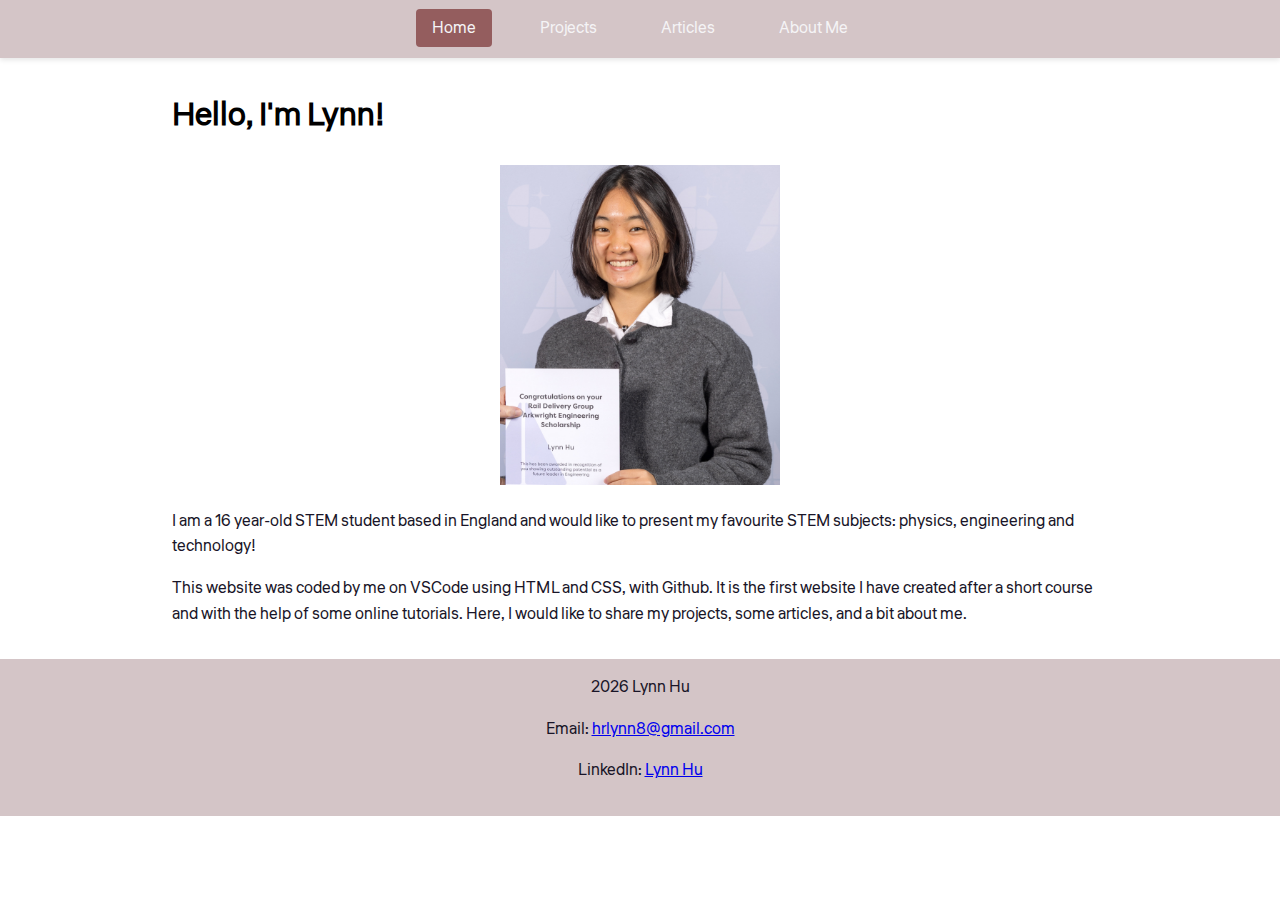
<file: index.html>
<!DOCTYPE html>
<html lang="en">
<head>
    <meta charset="UTF-8">
    <meta name="viewport" content="width=device-width, initial-scale=1.0">
    <title>Home - LYNN HU</title>

    <link rel="preconnect" href="https://fonts.googleapis.com">
    <link rel="preconnect" href="https://fonts.gstatic.com" crossorigin>
    <link href="https://fonts.googleapis.com/css2?family=Liter&display=swap" rel="stylesheet">
    <link rel="stylesheet" href="style.css">
</head>
<body>
    <nav class="navbar">
        <ul class="nav-list">
            <li><a href="index.html" class="active">Home</a></li>
            <li><a href="projects.html">Projects</a></li>
            <li><a href="articles.html">Articles</a></li>
            <li><a href="aboutme.html">About Me</a></li>
        </ul>
    </nav>
    
    <div class="container">
        <h1 style="color: black;">Hello, I'm Lynn!</h1>
        <img src = 'myphoto.png' alt="My Picture" class="profile-image">
        <p>I am a 16 year-old STEM student based in England and would like to present my favourite STEM subjects: physics, engineering and technology!</p>
        <p>This website was coded by me on VSCode using HTML and CSS, with Github. It is the first website I have created after a short course and with the help of some online tutorials. Here, I would like to share my projects, some articles, and a bit about me.</p>
    </div>
    
    <footer>
        <p>2026 Lynn Hu</p>
        <p>Email: <a href="mailto:hrlynn8@gmail.com">hrlynn8@gmail.com</a></p>
        <p>LinkedIn: <a href="https://www.linkedin.com/in/lynn-hu-bb265837a" target="_blank">Lynn Hu</a></p>
    </footer>
</body>
</html>
</file>
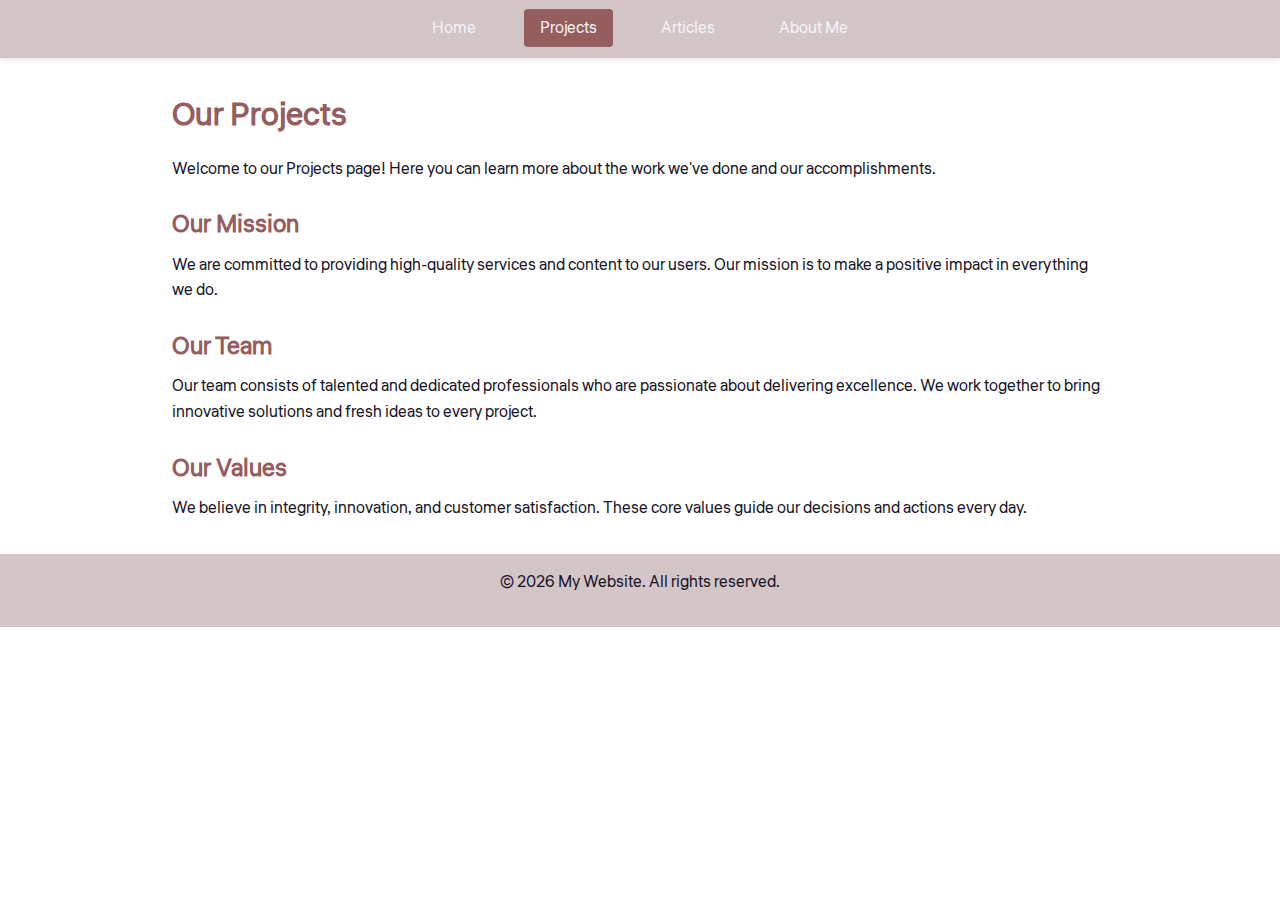
<file: about.html>
<!DOCTYPE html>
<html lang="en">
<head>
    <meta charset="UTF-8">
    <meta name="viewport" content="width=device-width, initial-scale=1.0">
    <title>Projects - My Website</title>
    <link rel="preconnect" href="https://fonts.googleapis.com">
    <link rel="preconnect" href="https://fonts.gstatic.com" crossorigin>
    <link href="https://fonts.googleapis.com/css2?family=Liter&display=swap" rel="stylesheet">
    <link rel="stylesheet" href="style.css">
</head>
<body>
    <nav class="navbar">
        <ul class="nav-list">
            <li><a href="index.html">Home</a></li>
            <li><a href="about.html" class="active">Projects</a></li>
            <li><a href="services.html">Articles</a></li>
            <li><a href="aboutme.html">About Me</a></li>
        </ul>
    </nav>
    
    <div class="container">
        <h1>Our Projects</h1>
        <p>Welcome to our Projects page! Here you can learn more about the work we've done and our accomplishments.</p>
        
        <h2>Our Mission</h2>
        <p>We are committed to providing high-quality services and content to our users. Our mission is to make a positive impact in everything we do.</p>
        
        <h2>Our Team</h2>
        <p>Our team consists of talented and dedicated professionals who are passionate about delivering excellence. We work together to bring innovative solutions and fresh ideas to every project.</p>
        
        <h2>Our Values</h2>
        <p>We believe in integrity, innovation, and customer satisfaction. These core values guide our decisions and actions every day.</p>
    </div>
    
    <footer>
        <p>&copy; 2026 My Website. All rights reserved.</p>
    </footer>
</body>
</html>
</file>
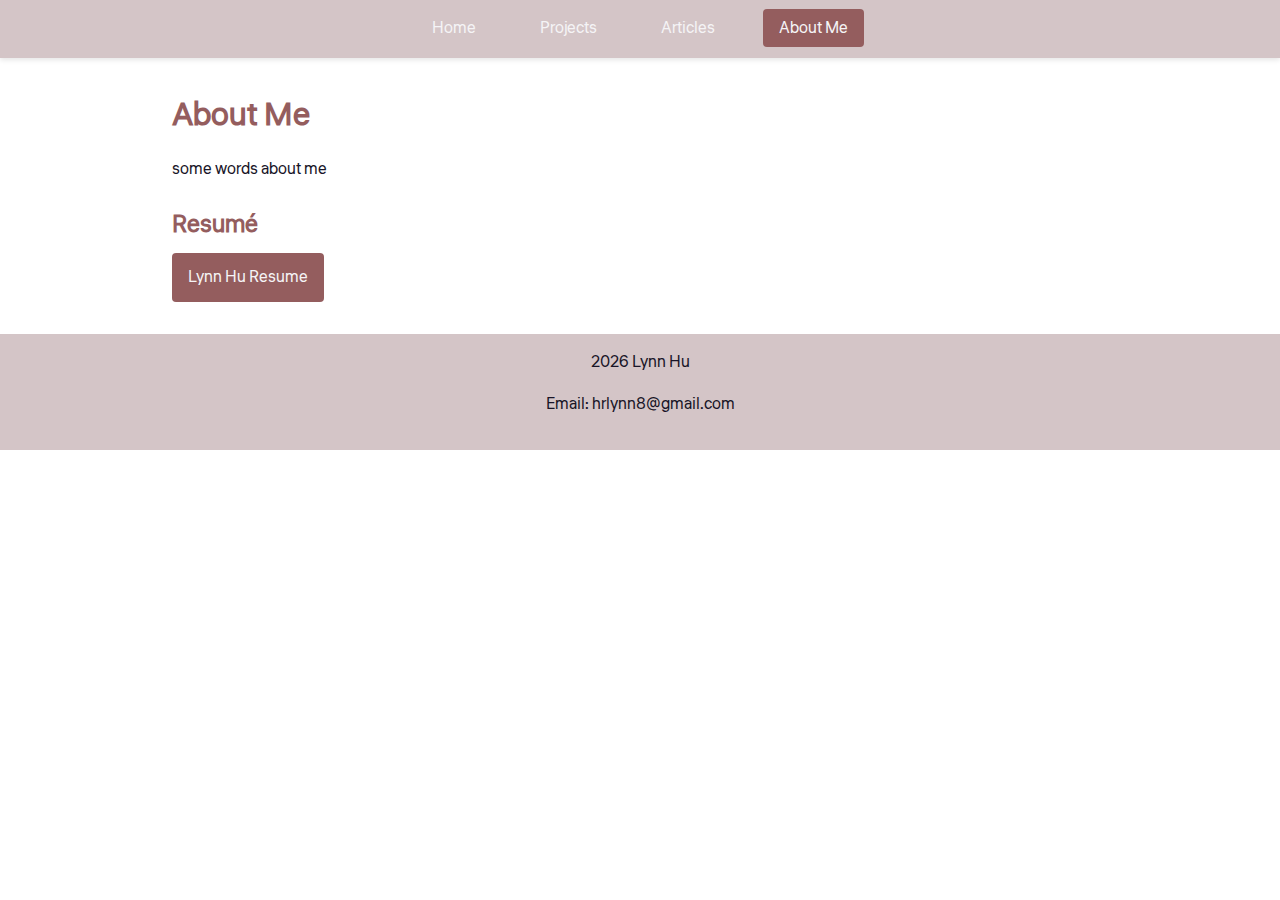
<file: aboutme.html>
<!DOCTYPE html>
<html lang="en">
<head>
    <meta charset="UTF-8">
    <meta name="viewport" content="width=device-width, initial-scale=1.0">
    <title>Contact - LYNN HU</title>
    <link rel="preconnect" href="https://fonts.googleapis.com">
    <link rel="preconnect" href="https://fonts.gstatic.com" crossorigin>
    <link href="https://fonts.googleapis.com/css2?family=Liter&display=swap" rel="stylesheet">
    <link rel="stylesheet" href="style.css">
</head>
<body>
    <nav class="navbar">
        <ul class="nav-list">
            <li><a href="index.html">Home</a></li>
            <li><a href="projects.html">Projects</a></li>
            <li><a href="articles.html">Articles</a></li>
            <li><a href="aboutme.html" class="active">About Me</a></li>
        </ul>
    </nav>
    
    <div class="container">
        <h1>About Me</h1>
        <p>some words about me</p>
        <h2>Resumé</h2>
        <p><a href="files/resume.pdf" download class="file-link">Lynn Hu Resume</a></p>
    </div>
    
    <footer>
        <p>2026 Lynn Hu</p>
        <p>Email: hrlynn8@gmail.com</p>
    </footer>
</body>
</html>
</file>
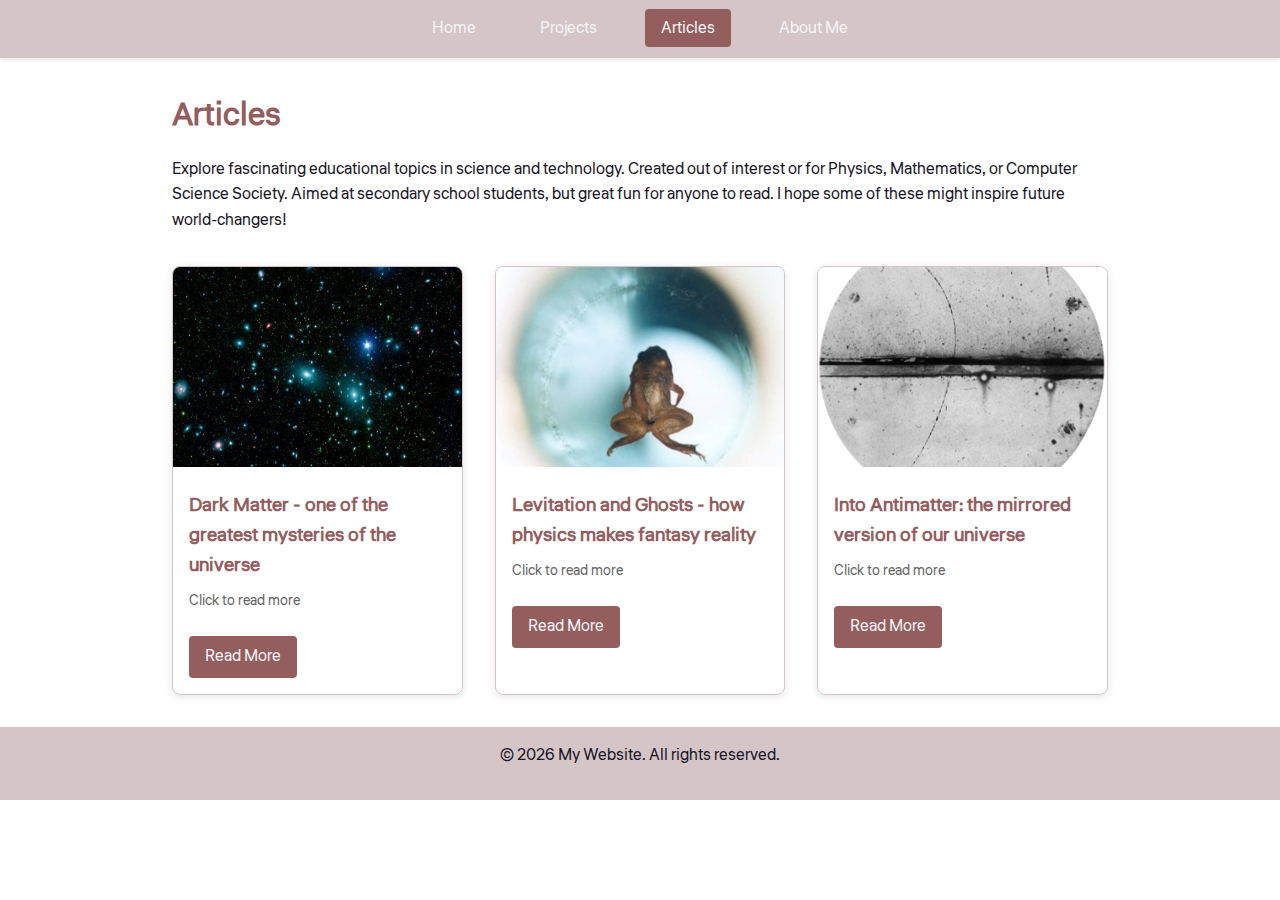
<file: articles.html>
<!DOCTYPE html>
<html lang="en">
<head>
    <meta charset="UTF-8">
    <meta name="viewport" content="width=device-width, initial-scale=1.0">
    <title>Articles - LYNN HU</title>
    <link rel="preconnect" href="https://fonts.googleapis.com">
    <link rel="preconnect" href="https://fonts.gstatic.com" crossorigin>
    <link href="https://fonts.googleapis.com/css2?family=Liter&display=swap" rel="stylesheet">
    <link rel="stylesheet" href="style.css">
</head>
<body>
    <nav class="navbar">
        <ul class="nav-list">
            <li><a href="index.html">Home</a></li>
            <li><a href="projects.html">Projects</a></li>
            <li><a href="articles.html" class="active">Articles</a></li>
            <li><a href="aboutme.html">About Me</a></li>
        </ul>
    </nav>
    
    <div class="container">
        <h1>Articles</h1>
        <p>Explore fascinating educational topics in science and technology. Created out of interest or for Physics, Mathematics, or Computer Science Society. Aimed at secondary school students, but great fun for anyone to read. I hope some of these might inspire future world-changers!</p>
        
        <div class="gallery">
            <div class="article-card">
                <img src="dark matter.jpg" alt="dark matter">
                <h3>Dark Matter - one of the greatest mysteries of the universe</h3>
                <p>Click to read more</p>
                <a href="darkmatter.html" class="read-more">Read More</a>
            </div>
            
            <div class="article-card">
                <img src="Levitation and ghosts.jpg" alt="Levitation and ghosts">
                <h3>Levitation and Ghosts - how physics makes fantasy reality</h3>
                <p>Click to read more</p>
                <a href="levitationghosts.html" class="read-more">Read More</a>
            </div>
            
            <div class="article-card">
                <img src="antimatter.png" alt="antimatter">
                <h3>Into Antimatter: the mirrored version of our universe</h3>
                <p>Click to read more</p>
                <a href="antimatter.html" class="read-more">Read More</a>
            </div>
<!--             
            <div class="article-card">
                <img src="article4.jpg" alt="Article 4">
                <h3>Article 4</h3>
                <p>Click to read more</p>
                <a href="article4.html" class="read-more">Read More</a>
            </div> -->
        </div>
    </div>
    
    <footer>
        <p>&copy; 2026 My Website. All rights reserved.</p>
    </footer>
</body>
</html>
</file>
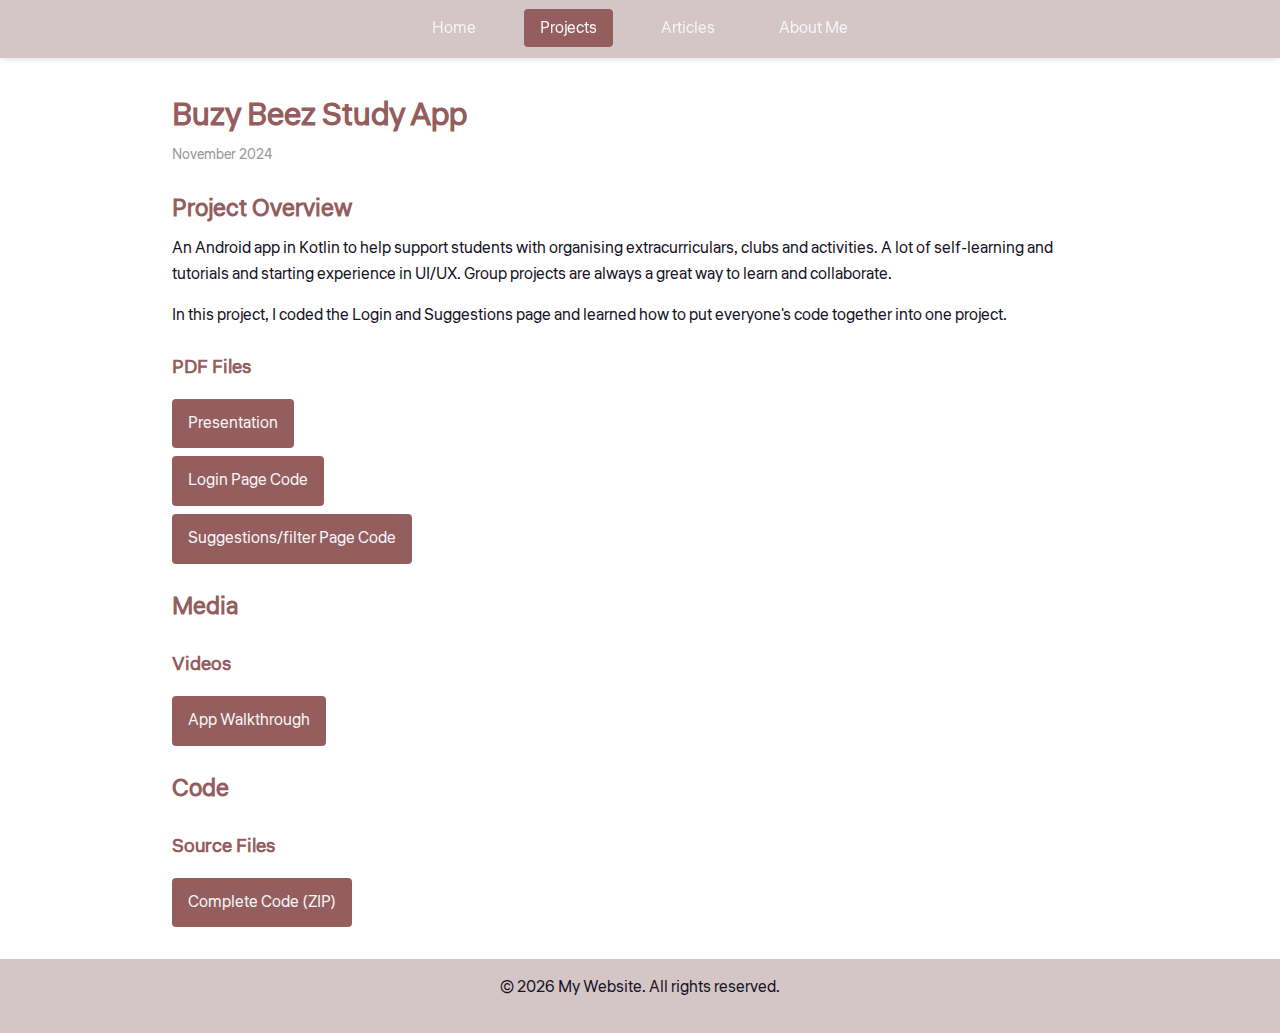
<file: buzybees.html>
<!DOCTYPE html>
<html lang="en">
<head>
    <meta charset="UTF-8">
    <meta name="viewport" content="width=device-width, initial-scale=1.0">
    <title>Buzy Bees Study App - LYNN HU</title>
    <link rel="preconnect" href="https://fonts.googleapis.com">
    <link rel="preconnect" href="https://fonts.gstatic.com" crossorigin>
    <link href="https://fonts.googleapis.com/css2?family=Liter&display=swap" rel="stylesheet">
    <link rel="stylesheet" href="style.css">
</head>
<body>
    <nav class="navbar">
        <ul class="nav-list">
            <li><a href="index.html">Home</a></li>
            <li><a href="projects.html" class="active">Projects</a></li>
            <li><a href="articles.html">Articles</a></li>
            <li><a href="aboutme.html">About Me</a></li>
        </ul>
    </nav>
    
    <div class="container">
        <h1>Buzy Beez Study App</h1>
        <p class="project-date">November 2024</p>
        
        <h2>Project Overview</h2>
        <p>An Android app in Kotlin to help support students with organising extracurriculars, clubs and activities. A lot of self-learning and tutorials and starting experience in UI/UX. Group projects are always a great way to learn and collaborate.</p>
        <p>In this project, I coded the Login and Suggestions page and learned how to put everyone's code together into one project.</p>

        <div class="files-section">
            <h3>PDF Files</h3>
            <ul class="files-list">
                <li><a href="Buzy Beez App Group Project Presentation.pptx" download class="file-link">Presentation</a></li>
                <li><a href="Login PAge.pdf" download class="file-link">Login Page Code</a></li>
                <li><a href="filter page code.pdf" download class="file-link">Suggestions/filter Page Code</a></li>
            </ul>
        </div>

        <h2>Media</h2>
        <div class="files-section">
            <h3>Videos</h3>
            <ul class="files-list">
                <li><a href="Buzy Beez app walkthrough.mp4" class="file-link">App Walkthrough</a></li>
            </ul>
        </div>

        <h2>Code</h2>
        <div class="files-section">
            <h3>Source Files</h3>
            <ul class="files-list">
                <li><a href="BusyBeezApp-master.zip" download class="file-link">Complete Code (ZIP)</a></li>
            </ul>
        </div>

    </div>
    
    <footer>
        <p>&copy; 2026 My Website. All rights reserved.</p>
    </footer>
</body>
</html>
</file>
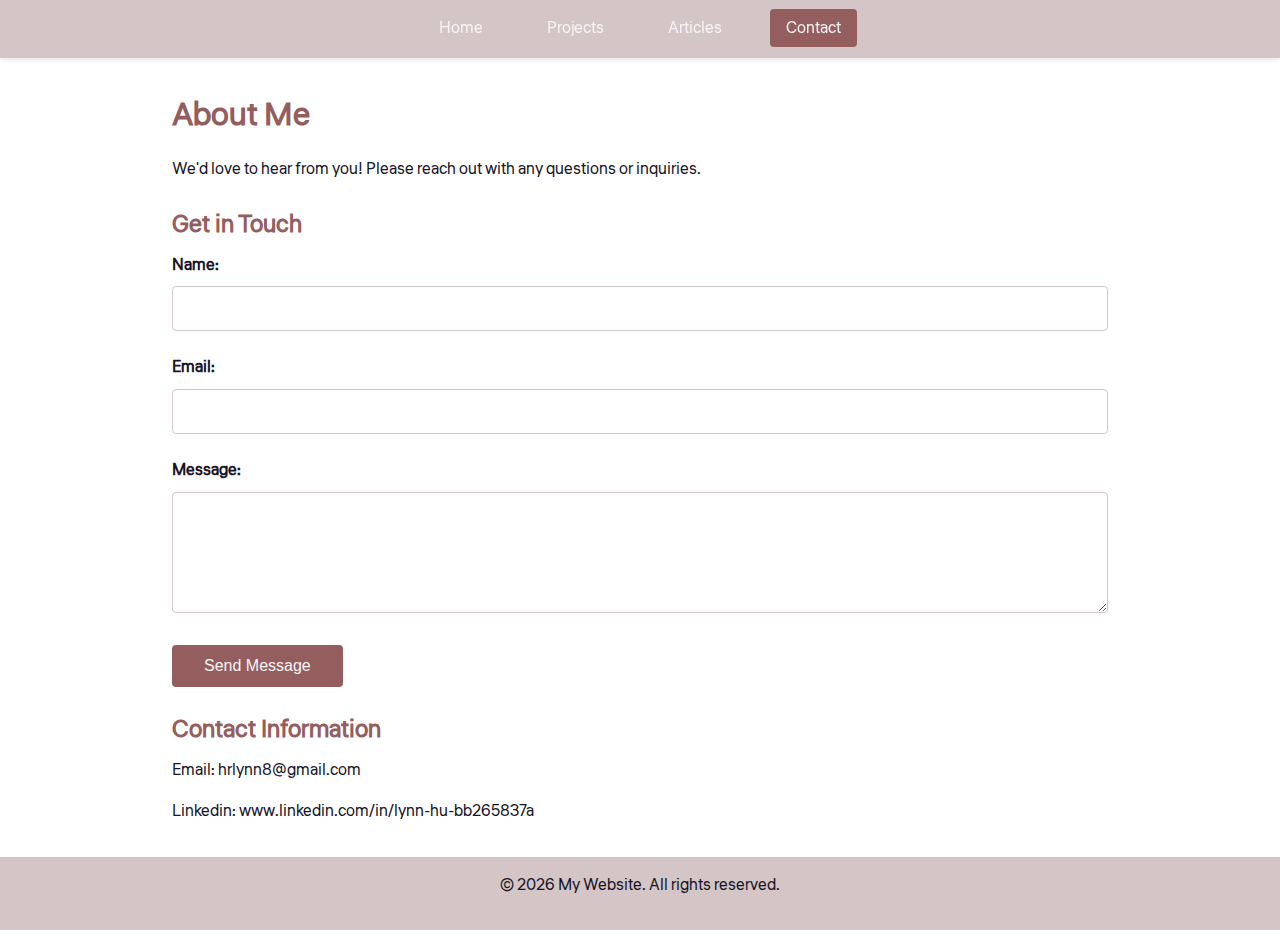
<file: contact.html>
<!DOCTYPE html>
<html lang="en">
<head>
    <meta charset="UTF-8">
    <meta name="viewport" content="width=device-width, initial-scale=1.0">
    <title>Contact - My Website</title>
    <link rel="preconnect" href="https://fonts.googleapis.com">
    <link rel="preconnect" href="https://fonts.gstatic.com" crossorigin>
    <link href="https://fonts.googleapis.com/css2?family=Liter&display=swap" rel="stylesheet">
    <link rel="stylesheet" href="style.css">
</head>
<body>
    <nav class="navbar">
        <ul class="nav-list">
            <li><a href="index.html">Home</a></li>
            <li><a href="about.html">Projects</a></li>
            <li><a href="services.html">Articles</a></li>
            <li><a href="contact.html" class="active">Contact</a></li>
        </ul>
    </nav>
    
    <div class="container">
        <h1>About Me</h1>
        <p>We'd love to hear from you! Please reach out with any questions or inquiries.</p>
        
        <h2>Get in Touch</h2>
        <form>
            <div class="form-group">
                <label for="name">Name:</label>
                <input type="text" id="name" name="name" required>
            </div>
            
            <div class="form-group">
                <label for="email">Email:</label>
                <input type="email" id="email" name="email" required>
            </div>
            
            <div class="form-group">
                <label for="message">Message:</label>
                <textarea id="message" name="message" rows="5" required></textarea>
            </div>
            
            <button type="submit" class="btn">Send Message</button>
        </form>
        
        <h2>Contact Information</h2>
        <p>Email: hrlynn8@gmail.com</p>
        <p>Linkedin: www.linkedin.com/in/lynn-hu-bb265837a</p>
    </div>
    
    <footer>
        <p>&copy; 2026 My Website. All rights reserved.</p>
    </footer>
</body>
</html>
</file>
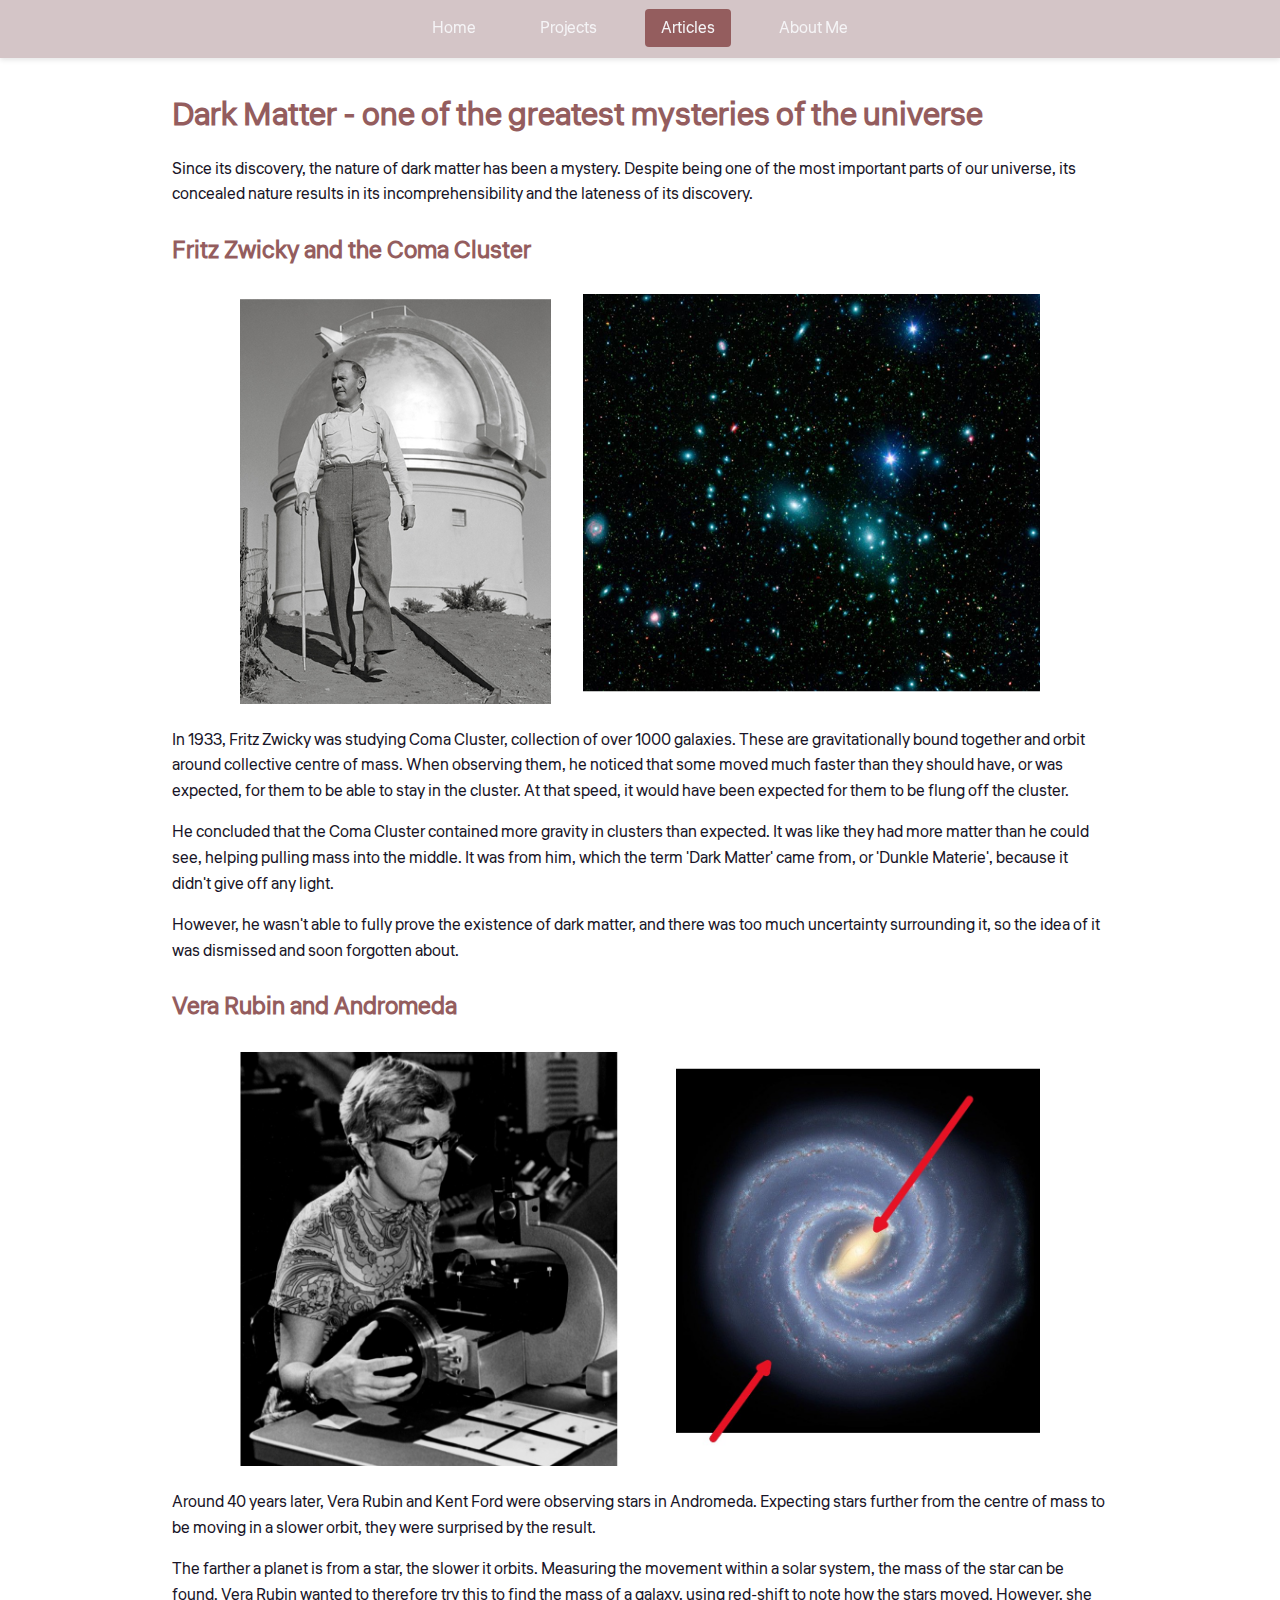
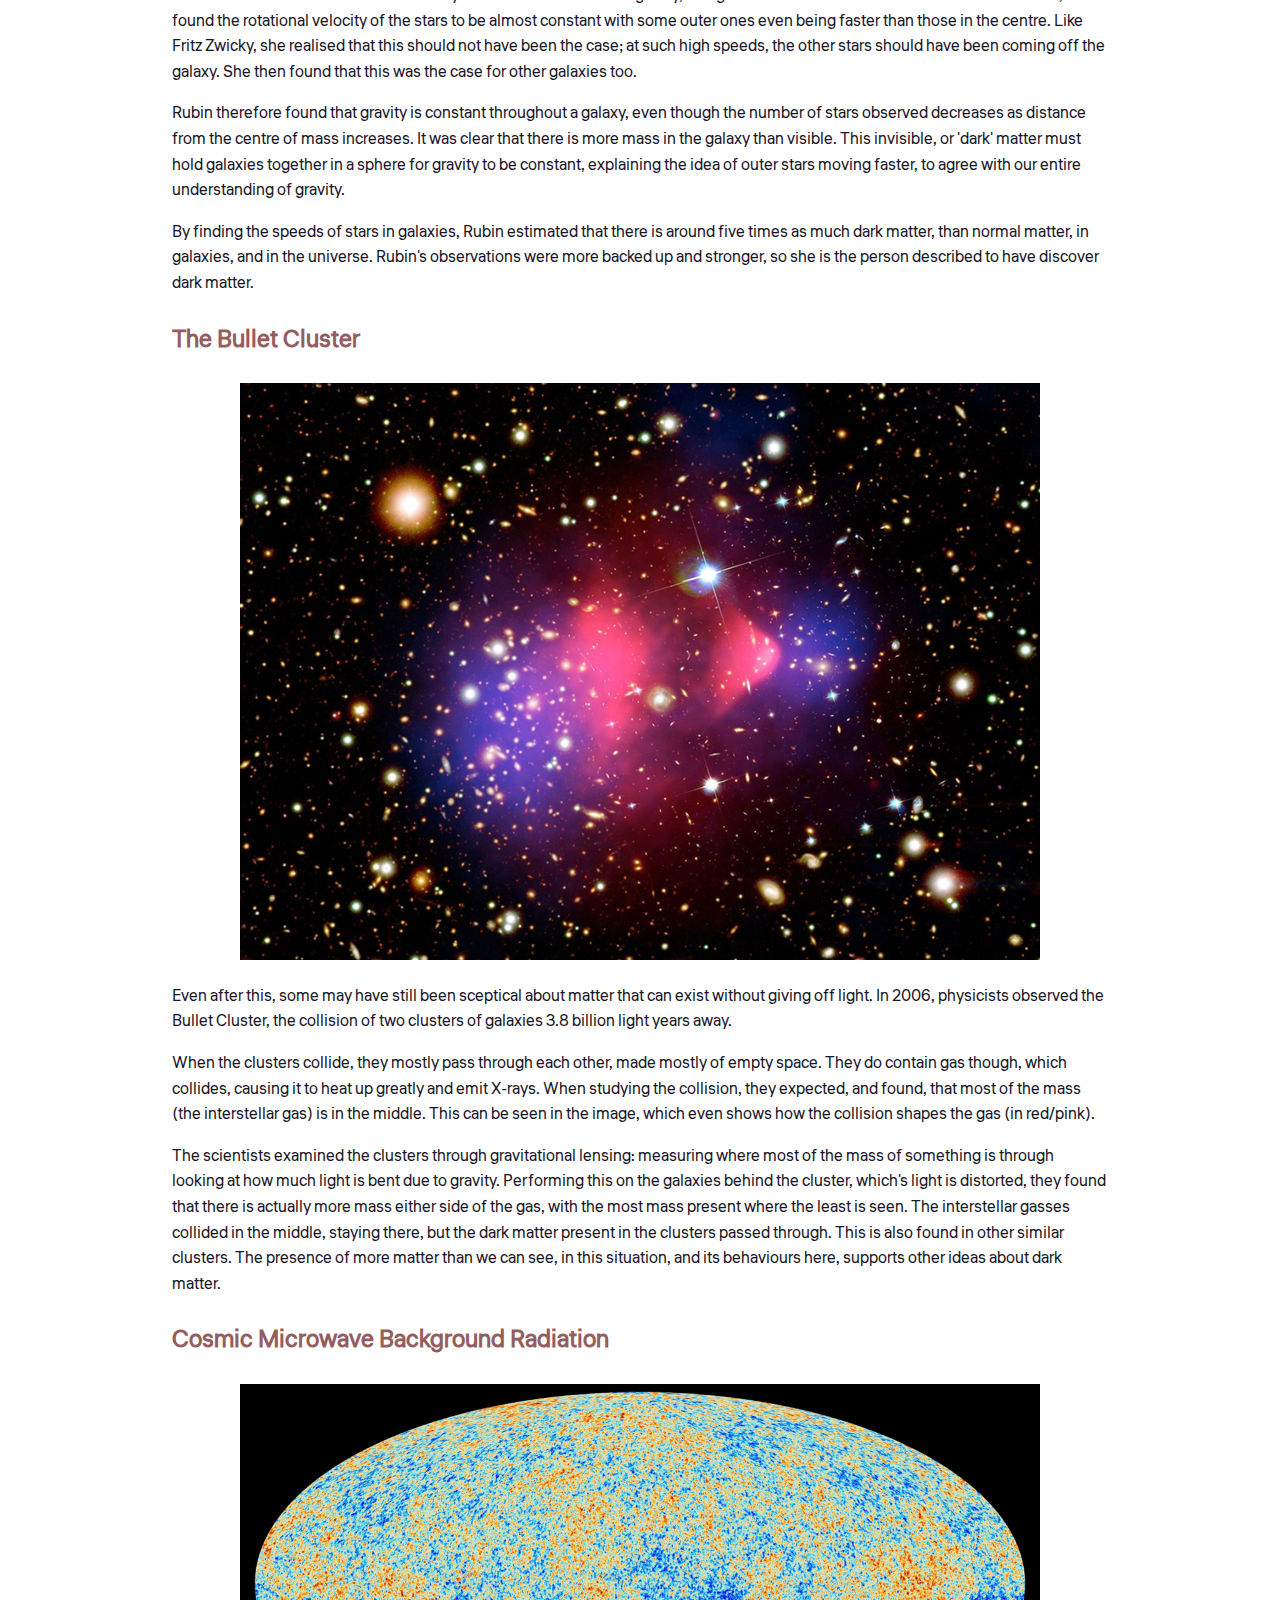
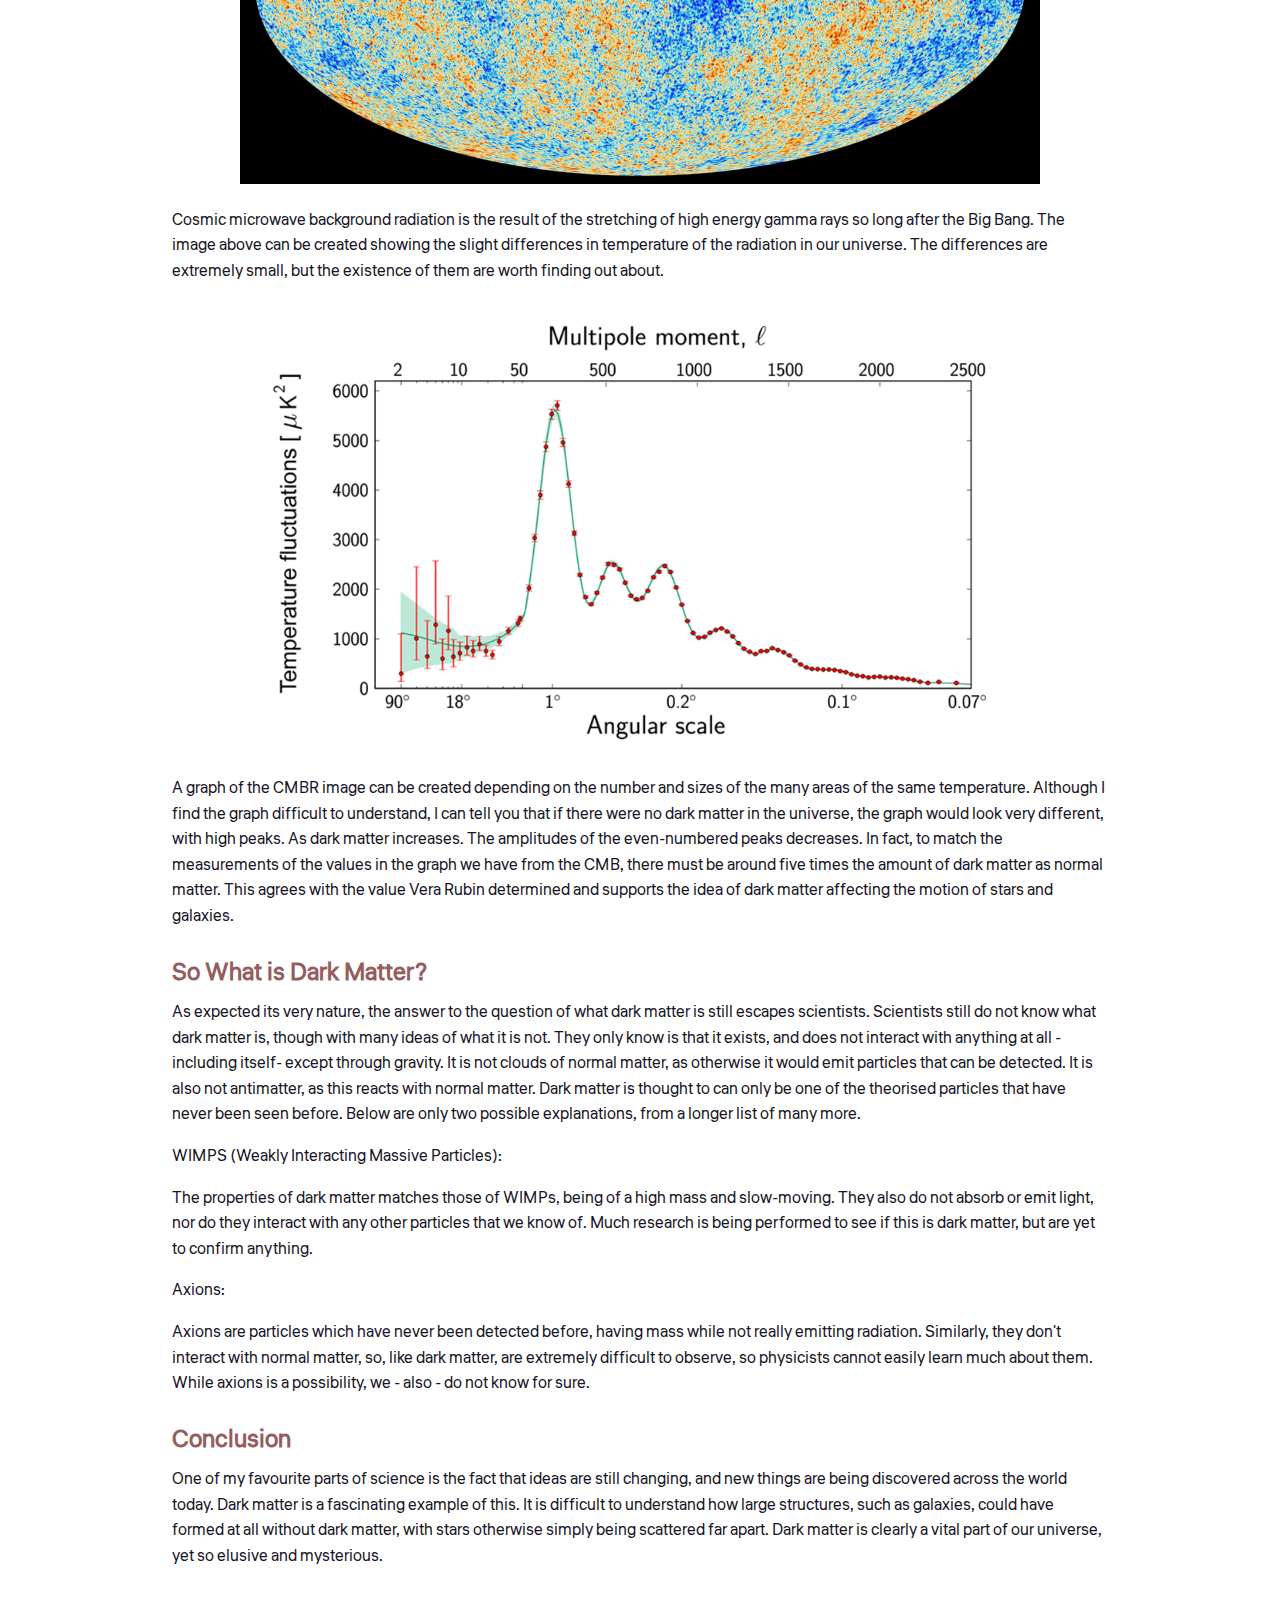
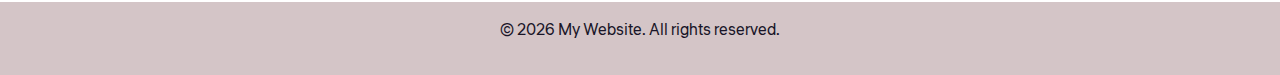
<file: darkmatter.html>
<!DOCTYPE html>
<html lang="en">
<head>
    <meta charset="UTF-8">
    <meta name="viewport" content="width=device-width, initial-scale=1.0">
    <title>Article 1 - LYNN HU</title>
    <link rel="preconnect" href="https://fonts.googleapis.com">
    <link rel="preconnect" href="https://fonts.gstatic.com" crossorigin>
    <link href="https://fonts.googleapis.com/css2?family=Liter&display=swap" rel="stylesheet">
    <link rel="stylesheet" href="style.css">
</head>
<body>
    <nav class="navbar">
        <ul class="nav-list">
            <li><a href="index.html">Home</a></li>
            <li><a href="projects.html">Projects</a></li>
            <li><a href="articles.html" class="active">Articles</a></li>
            <li><a href="aboutme.html">About Me</a></li>
        </ul>
    </nav>
    
    <div class="container">
        <h1>Dark Matter - one of the greatest mysteries of the universe</h1>
        <p>Since its discovery, the nature of dark matter has been a mystery. Despite being one of the most important parts of our universe, its concealed nature results in its incomprehensibility and the lateness of its discovery.</p>
        
        <h2>Fritz Zwicky and the Coma Cluster</h2>
        <img src="fritzzwicky.png" alt="Fritz Zwicky and the Coma Cluster" class="article-image">
        
        <!-- Add your article content here -->
        <p>In 1933, Fritz Zwicky was studying Coma Cluster, collection of over 1000 galaxies. These are gravitationally bound together and orbit around collective centre of mass. When observing them, he noticed that some moved much faster than they should have, or was expected, for them to be able to stay in the cluster. At that speed, it would have been expected for them to be flung off the cluster.</p>
        <p>He concluded that the Coma Cluster contained more gravity in clusters than expected. It was like they had more matter than he could see, helping pulling mass into the middle. It was from him, which the term 'Dark Matter' came from, or 'Dunkle Materie', because it didn't give off any light.</p>
        <p>However, he wasn't able to fully prove the existence of dark matter, and there was too much uncertainty surrounding it, so the idea of it was dismissed and soon forgotten about.</p>
        
        <h2>Vera Rubin and Andromeda</h2>
        <img src="veraruben.jpg" alt="Vera Rubin and a Galaxy" class="article-image">

        <p>Around 40 years later, Vera Rubin and Kent Ford were observing stars in Andromeda. Expecting stars further from the centre of mass to be moving in a slower orbit, they were surprised by the result.</p>
        <p>The farther a planet is from a star, the slower it orbits. Measuring the movement within a solar system, the mass of the star can be found. Vera Rubin wanted to therefore try this to find the mass of a galaxy, using red-shift to note how the stars moved. However, she found the rotational velocity of the stars to be almost constant with some outer ones even being faster than those in the centre. Like Fritz Zwicky, she realised that this should not have been the case; at such high speeds, the other stars should have been coming off the galaxy. She then found that this was the case for other galaxies too.</p>
        <p>Rubin therefore found that gravity is constant throughout a galaxy, even though the number of stars observed decreases as distance from the centre of mass increases. It was clear that there is more mass in the galaxy than visible. This invisible, or 'dark' matter must hold galaxies together in a sphere for gravity to be constant, explaining the idea of outer stars moving faster, to agree with our entire understanding of gravity.</p>
        <p>By finding the speeds of stars in galaxies, Rubin estimated that there is around five times as much dark matter, than normal matter, in galaxies, and in the universe. Rubin's observations were more backed up and stronger, so she is the person described to have discover dark matter.</p>
    
        <h2>The Bullet Cluster</h2>
        <img src="bulletcluster.png" alt="Bullet Cluster" class="article-image">
        <p>Even after this, some may have still been sceptical about matter that can exist without giving off light. In 2006, physicists observed the Bullet Cluster, the collision of two clusters of galaxies 3.8 billion light years away.</p>
        <p>When the clusters collide, they mostly pass through each other, made mostly of empty space. They do contain gas though, which collides, causing it to heat up greatly and emit X-rays. When studying the collision, they expected, and found, that most of the mass (the interstellar gas) is in the middle. This can be seen in the image, which even shows how the collision shapes the gas (in red/pink).</p>
        <p>The scientists examined the clusters through gravitational lensing: measuring where most of the mass of something is through looking at how much light is bent due to gravity. Performing this on the galaxies behind the cluster, which's light is distorted, they found that there is actually more mass either side of the gas, with the most mass present where the least is seen. The interstellar gasses collided in the middle, staying there, but the dark matter present in the clusters passed through. This is also found in other similar clusters. The presence of more matter than we can see, in this situation, and its behaviours here, supports other ideas about dark matter.</p>

        <h2>Cosmic Microwave Background Radiation</h2>
        <img src="cmbr.png" alt="Cosmic Microwave Background Radiation" class="article-image">
        <p>Cosmic microwave background radiation is the result of the stretching of high energy gamma rays so long after the Big Bang. The image above can be created showing the slight differences in temperature of the radiation in our universe. The differences are extremely small, but the existence of them are worth finding out about.</p>
        <img src="cmbrgraph.png" alt="CMBR Graph" class ="article-image">
        <p>A graph of the CMBR image can be created depending on the number and sizes of the many areas of the same temperature. Although I find the graph difficult to understand, I can tell you that if there were no dark matter in the universe, the graph would look very different, with high peaks. As dark matter increases. The amplitudes of the even-numbered peaks decreases. In fact, to match the measurements of the values in the graph we have from the CMB, there must be around five times the amount of dark matter as normal matter. This agrees with the value Vera Rubin determined and supports the idea of dark matter affecting the motion of stars and galaxies.</p>

        <h2>So What is Dark Matter?</h2>
        <p>As expected  its very nature, the answer to the question of what dark matter is still escapes scientists. Scientists still do not know what dark matter is, though with many ideas of what it is not. They only know is that it exists, and does not interact with anything at all - including itself- except through gravity. It is not clouds of normal matter, as otherwise it would emit particles that can be detected. It is also not antimatter, as this reacts with normal matter. Dark matter is thought to can only be one of the theorised particles that have never been seen before. Below are only two possible explanations, from a longer list of many more.</p>
        <p>WIMPS (Weakly Interacting Massive Particles):</p>
        <p>The properties of dark matter matches those of WIMPs, being of a high mass and slow-moving. They also do not absorb or emit light, nor do they interact with any other particles that we know of. Much research is being performed to see if this is dark matter, but are yet to confirm anything.</p>
        <p>Axions:</p>
        <p>Axions are particles which have never been detected before, having mass while not really emitting radiation. Similarly, they don't interact with normal matter, so, like dark matter, are extremely difficult to observe, so physicists cannot easily learn much about them. While axions is a possibility, we - also - do not know for sure.</p>

        <h2>Conclusion</h2>
        <p>One of my favourite parts of science is the fact that ideas are still changing, and new things are being discovered across the world today. Dark matter is a fascinating example of this. It is difficult to understand how large structures, such as galaxies, could have formed at all without dark matter, with stars otherwise simply being scattered far apart. Dark matter is clearly a vital part of our universe, yet so elusive and mysterious.</p>

    </div>
    
    <footer>
        <p>&copy; 2026 My Website. All rights reserved.</p>
    </footer>
</body>
</html>
</file>
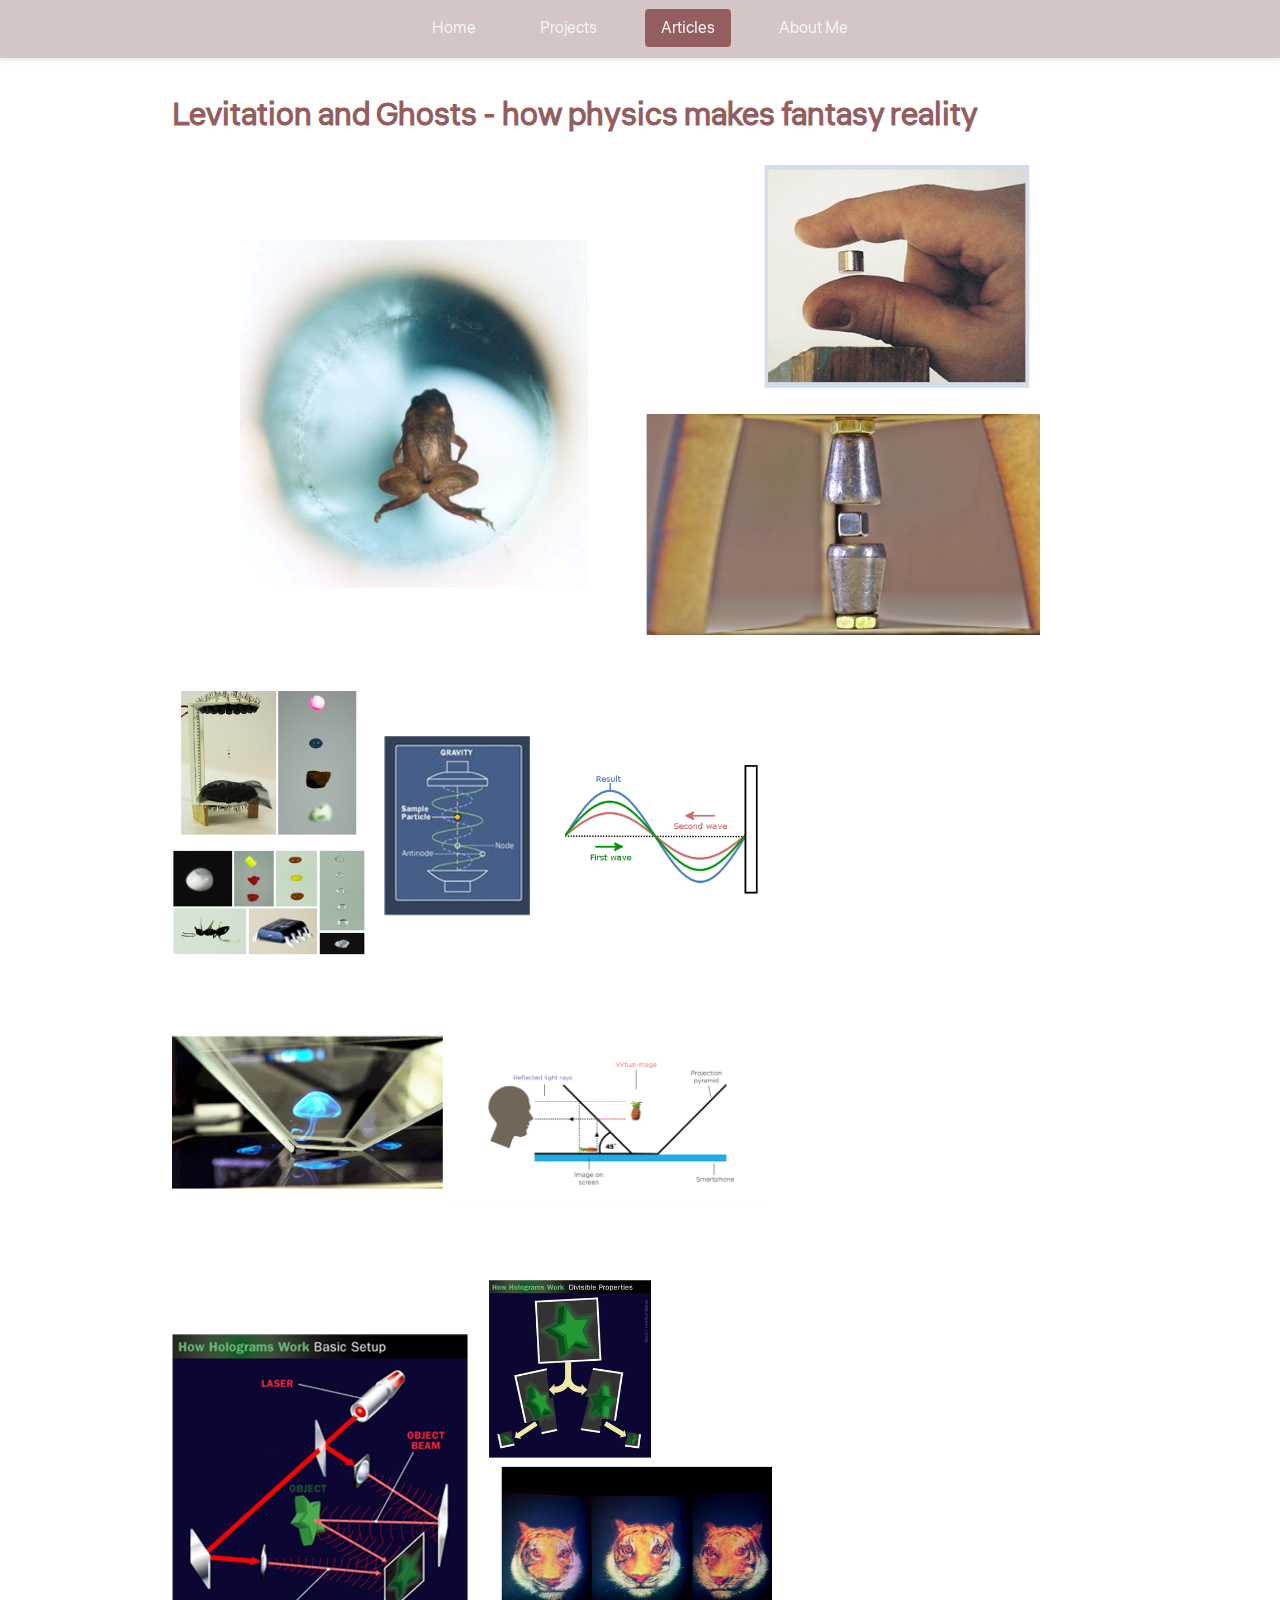
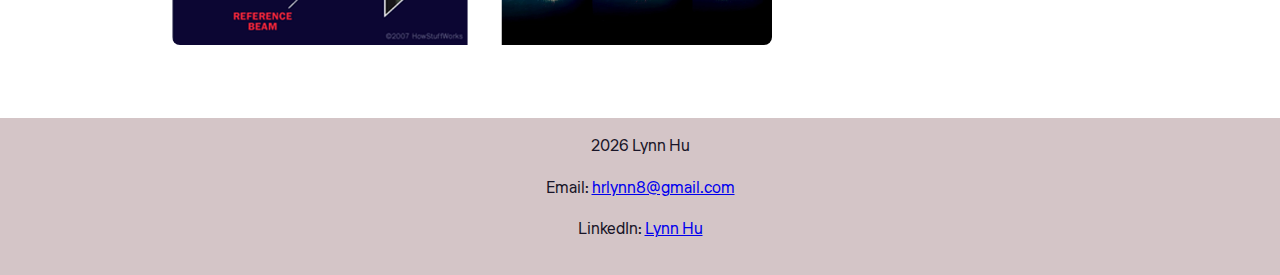
<file: levitationghosts.html>
<!DOCTYPE html>
<html lang="en">
<head>
    <meta charset="UTF-8">
    <meta name="viewport" content="width=device-width, initial-scale=1.0">
    <title>Article 2 - LYNN HU</title>
    <link rel="preconnect" href="https://fonts.googleapis.com">
    <link rel="preconnect" href="https://fonts.gstatic.com" crossorigin>
    <link href="https://fonts.googleapis.com/css2?family=Liter&display=swap" rel="stylesheet">
    <link rel="stylesheet" href="style.css">
</head>
<body>
    <nav class="navbar">
        <ul class="nav-list">
            <li><a href="index.html">Home</a></li>
            <li><a href="projects.html">Projects</a></li>
            <li><a href="articles.html" class="active">Articles</a></li>
            <li><a href="aboutme.html">About Me</a></li>
        </ul>
    </nav>
    
    <div class="container">
        <h1>Levitation and Ghosts - how physics makes fantasy reality</h1>
        
        <!-- Add your image here -->
        <img src="diamagnetic.png" alt="Article 2 Image" class="article-image">




        <img src="acoustic.png" alt="Acoustic Levitation" style="max-width: 600px; width: 100%; height: auto; margin: 2rem 0; border-radius: 8px;">
        

        <img src="pepper.png" alt="Pepper's Ghost" style="max-width: 600px; width: 100%; height: auto; margin: 2rem 0; border-radius: 8px;">
        
        <img src="hologram.png" alt="Hologram" style="max-width: 600px; width: 100%; height: auto; margin: 2rem 0; border-radius: 8px;">
        
        <!-- Add your article content here -->
        <p></p>
        
        <h2></h2>
        <p></p>
    </div>
    
    <footer>
        <p>2026 Lynn Hu</p>
        <p>Email: <a href="mailto:hrlynn8@gmail.com">hrlynn8@gmail.com</a></p>
        <p>LinkedIn: <a href="https://www.linkedin.com/in/lynn-hu-bb265837a" target="_blank">Lynn Hu</a></p>
    </footer>
</body>
</html>
</file>
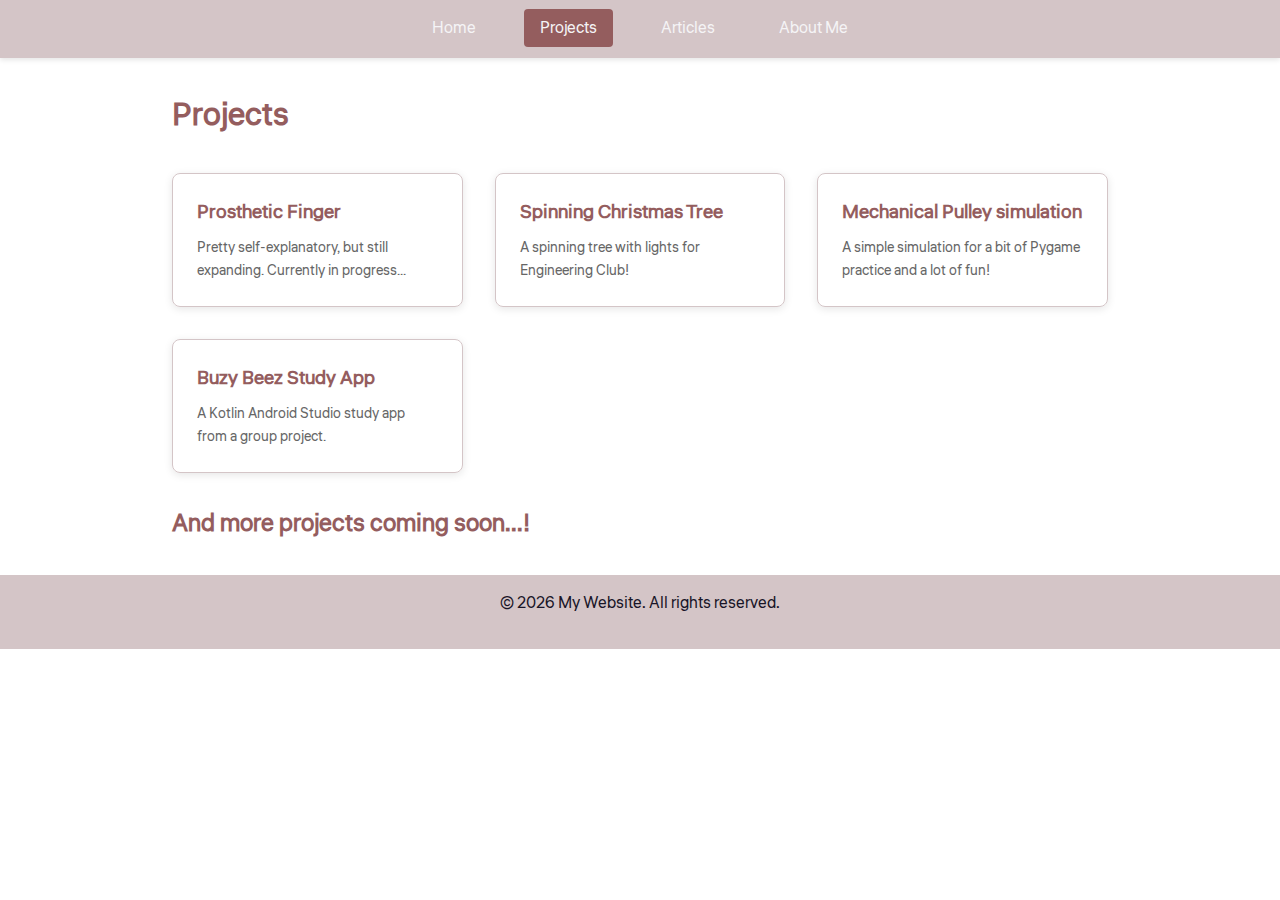
<file: projects.html>
<!DOCTYPE html>
<html lang="en">
<head>
    <meta charset="UTF-8">
    <meta name="viewport" content="width=device-width, initial-scale=1.0">
    <title>Projects - LYNN HU</title>
    <link rel="preconnect" href="https://fonts.googleapis.com">
    <link rel="preconnect" href="https://fonts.gstatic.com" crossorigin>
    <link href="https://fonts.googleapis.com/css2?family=Liter&display=swap" rel="stylesheet">
    <link rel="stylesheet" href="style.css">
</head>
<body>
    <nav class="navbar">
        <ul class="nav-list">
            <li><a href="index.html">Home</a></li>
            <li><a href="projects.html" class="active">Projects</a></li>
            <li><a href="articles.html">Articles</a></li>
            <li><a href="aboutme.html">About Me</a></li>
        </ul>
    </nav>
    
    <div class="container">
        <h1>Projects</h1>
        
        <div class="gallery">
            <a href="prostheticproject.html" class="project-card-link">
                <div class="project-card">
                    <h3>Prosthetic Finger</h3>
                    <p>Pretty self-explanatory, but still expanding. Currently in progress...</p>
                </div>
            </a>
            
            <a href="tree.html" class="project-card-link">
                <div class="project-card">
                    <h3>Spinning Christmas Tree</h3>
                    <p>A spinning tree with lights for Engineering Club!</p>
                </div>
            </a>

            <a href="pulleysimulation.html" class="project-card-link">
                <div class="project-card">
                    <h3>Mechanical Pulley simulation</h3>
                    <p>A simple simulation for a bit of Pygame practice and a lot of fun!</p>
                </div>
            </a>
            
            <a href="buzybees.html" class="project-card-link">
                <div class="project-card">
                    <h3>Buzy Beez Study App</h3>
                    <p>A Kotlin Android Studio study app from a group project.</p>
                </div>
            </a>
            
        </div>
        <h2>And more projects coming soon...!</h2>
    </div>
    
    <footer>
        <p>&copy; 2026 My Website. All rights reserved.</p>
    </footer>
</body>
</html>
</file>
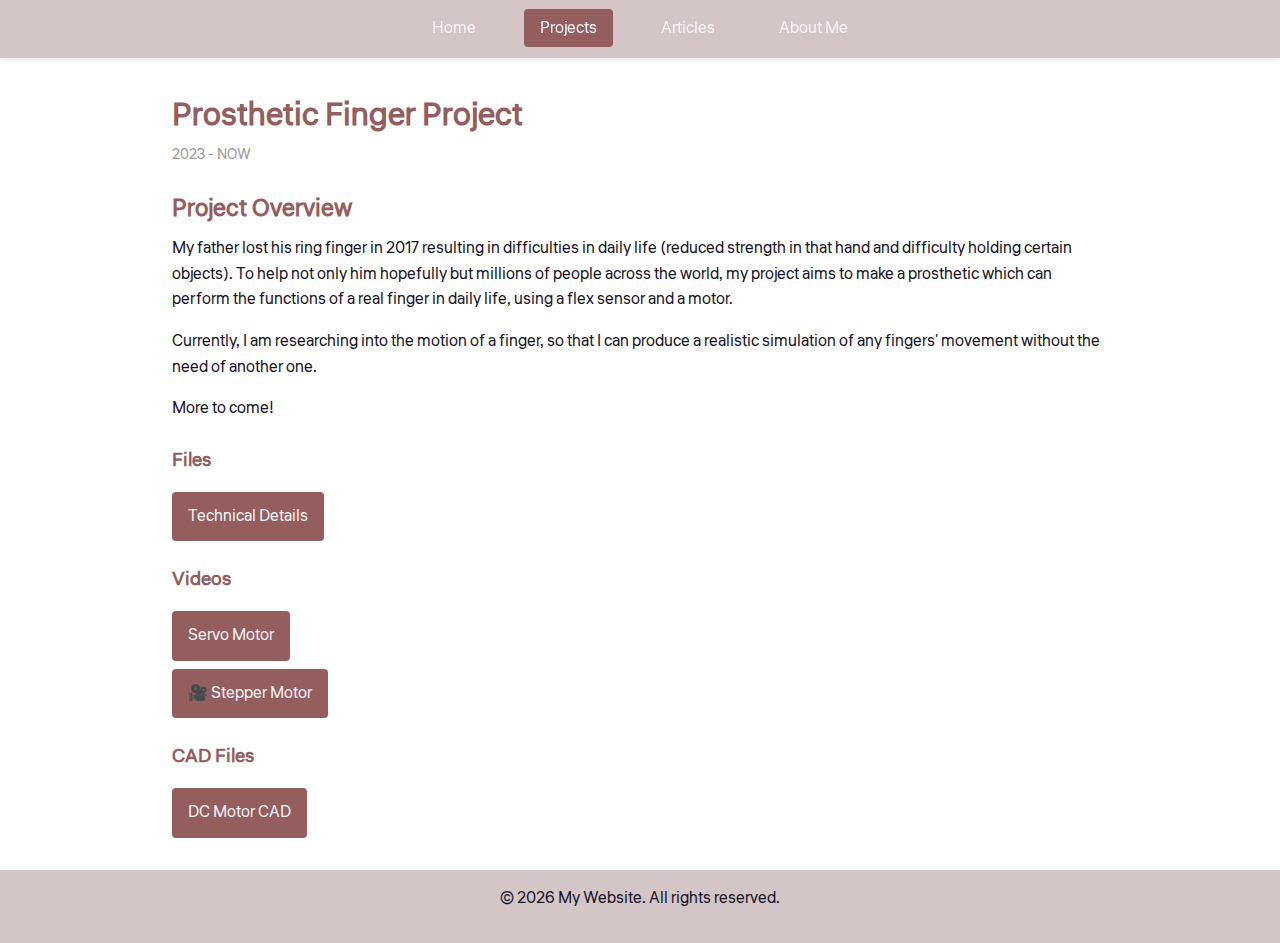
<file: prostheticproject.html>
<!DOCTYPE html>
<html lang="en">
<head>
    <meta charset="UTF-8">
    <meta name="viewport" content="width=device-width, initial-scale=1.0">
    <title>Prosthetic Project - LYNN HU</title>
    <link rel="preconnect" href="https://fonts.googleapis.com">
    <link rel="preconnect" href="https://fonts.gstatic.com" crossorigin>
    <link href="https://fonts.googleapis.com/css2?family=Liter&display=swap" rel="stylesheet">
    <link rel="stylesheet" href="style.css">
</head>
<body>
    <nav class="navbar">
        <ul class="nav-list">
            <li><a href="index.html">Home</a></li>
            <li><a href="projects.html" class="active">Projects</a></li>
            <li><a href="articles.html">Articles</a></li>
            <li><a href="aboutme.html">About Me</a></li>
        </ul>
    </nav>
    
    <div class="container">
        <h1>Prosthetic Finger Project</h1>
        <p class="project-date">2023 - NOW</p>
        
        <h2>Project Overview</h2>
        <p>My father lost his ring finger in 2017 resulting in difficulties in daily life (reduced strength in that hand and difficulty holding certain objects). To help not only him hopefully but millions of people across the world, my project aims to make a prosthetic which can perform the functions of a real finger in daily life, using a flex sensor and a motor.</p>
        <p>Currently, I am researching into the motion of a finger, so that I can produce a realistic simulation of any fingers' movement without the need of another one.</p>
        <p>More to come!</p>

        <div class="files-section">
            <h3>Files</h3>
            <ul class="files-list">
                <li><a href="Prosthetic finger project images and description (1).pdf" download class="file-link">Technical Details</a></li>
                <!-- <li><a href="files/report.pdf" download class="file-link">📄 Project Report</a></li> -->
            </ul>
        </div>

        <div class="files-section">
            <h3>Videos</h3>
            <ul class="files-list">
                <li><a href="flex sensor and servo motor.MOV" class="file-link">Servo Motor</a></li>
                <li><a href="flex sensor and stepper motor.mov" class="file-link">🎥 Stepper Motor</a></li>
            </ul>
        </div>

        <div class="files-section">
            <h3>CAD Files</h3>
            <ul class="files-list">
                <li><a href="prosthetic finger DC motor v12.stl" download class="file-link">DC Motor CAD</a></li>
                <!-- <li><a href="files/model2.stl" download class="file-link">🔧 Model 2</a></li> -->
            </ul>
        </div>

    </div>
    
    <footer>
        <p>&copy; 2026 My Website. All rights reserved.</p>
    </footer>
</body>
</html>
</file>
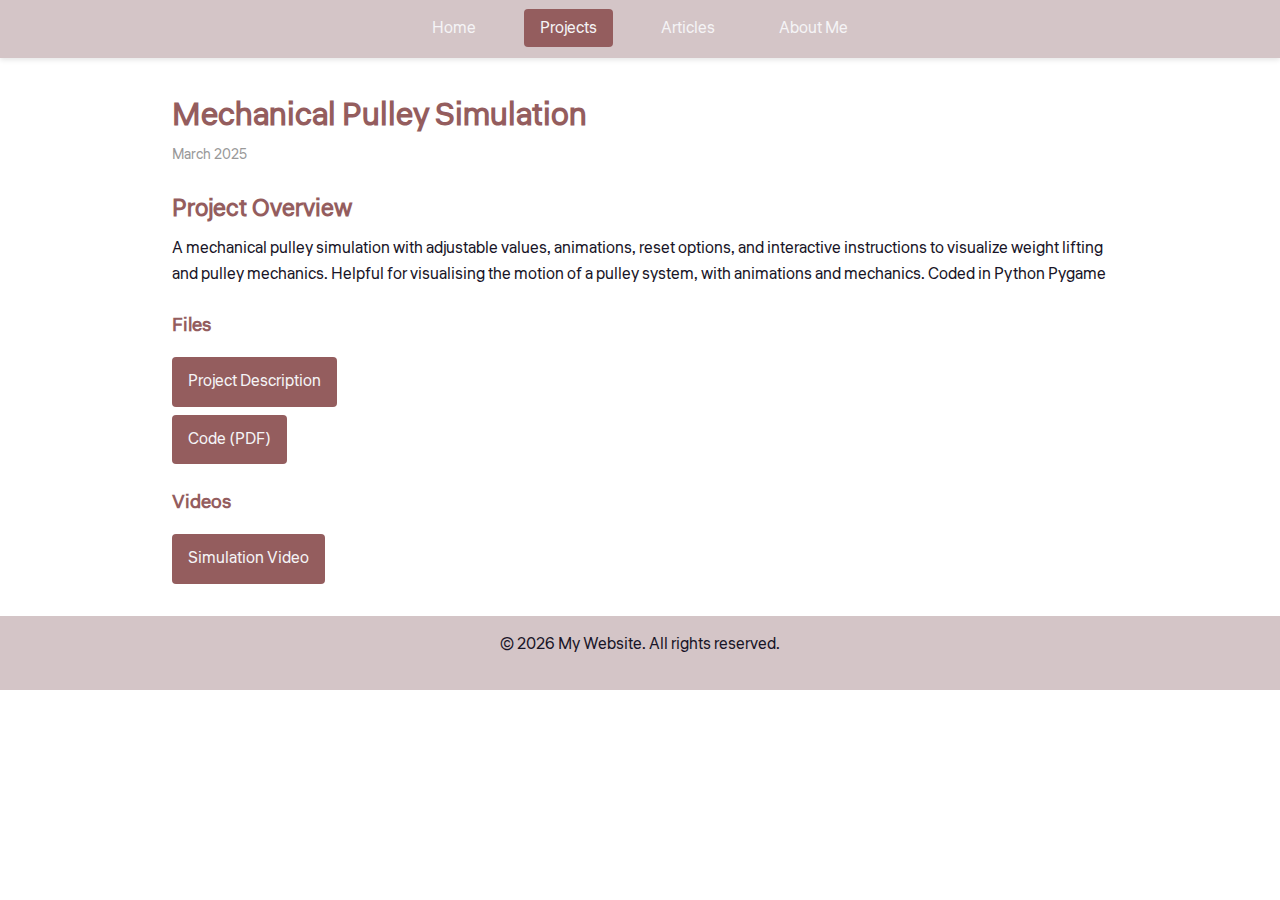
<file: pulleysimulation.html>
<!DOCTYPE html>
<html lang="en">
<head>
    <meta charset="UTF-8">
    <meta name="viewport" content="width=device-width, initial-scale=1.0">
    <title>Mechanical Pulley Simulation - LYNN HU</title>
    <link rel="preconnect" href="https://fonts.googleapis.com">
    <link rel="preconnect" href="https://fonts.gstatic.com" crossorigin>
    <link href="https://fonts.googleapis.com/css2?family=Liter&display=swap" rel="stylesheet">
    <link rel="stylesheet" href="style.css">
</head>
<body>
    <nav class="navbar">
        <ul class="nav-list">
            <li><a href="index.html">Home</a></li>
            <li><a href="projects.html" class="active">Projects</a></li>
            <li><a href="articles.html">Articles</a></li>
            <li><a href="aboutme.html">About Me</a></li>
        </ul>
    </nav>
    
    <div class="container">
        <h1>Mechanical Pulley Simulation</h1>
        <p class="project-date">March 2025</p>
        
        <h2>Project Overview</h2>
        <p>A mechanical pulley simulation with adjustable values, animations, reset options, and interactive instructions to visualize weight lifting and pulley mechanics. Helpful for visualising the motion of a pulley system, with animations and mechanics. Coded in Python Pygame</p>

        <div class="files-section">
            <h3>Files</h3>
            <ul class="files-list">
                <li><a href="Pulley Simulation Python Pygame Project Description.docx" download class="file-link">Project Description</a></li>
                <li><a href="Pulley Simulation Pygame Code.pdf" download class="file-link">Code (PDF)</a></li>
            </ul>
        </div>

        <div class="files-section">
            <h3>Videos</h3>
            <ul class="files-list">
                <li><a href="Pulley Simulation Lynn Hu Video.mp4" class="file-link">Simulation Video</a></li>
                <!-- <li><a href="files/pulley-demo.mp4" class="file-link">🎥 Demonstration</a></li> -->
            </ul>
        </div>
<!-- 
        <div class="files-section">
            <h3>Code</h3>
            <ul class="files-list">
                <li><a href="files/pulley-simulation.py" download class="file-link">🐍 Python Code</a></li>
            </ul>
        </div> -->

    </div>
    
    <footer>
        <p>&copy; 2026 My Website. All rights reserved.</p>
    </footer>
</body>
</html>
</file>
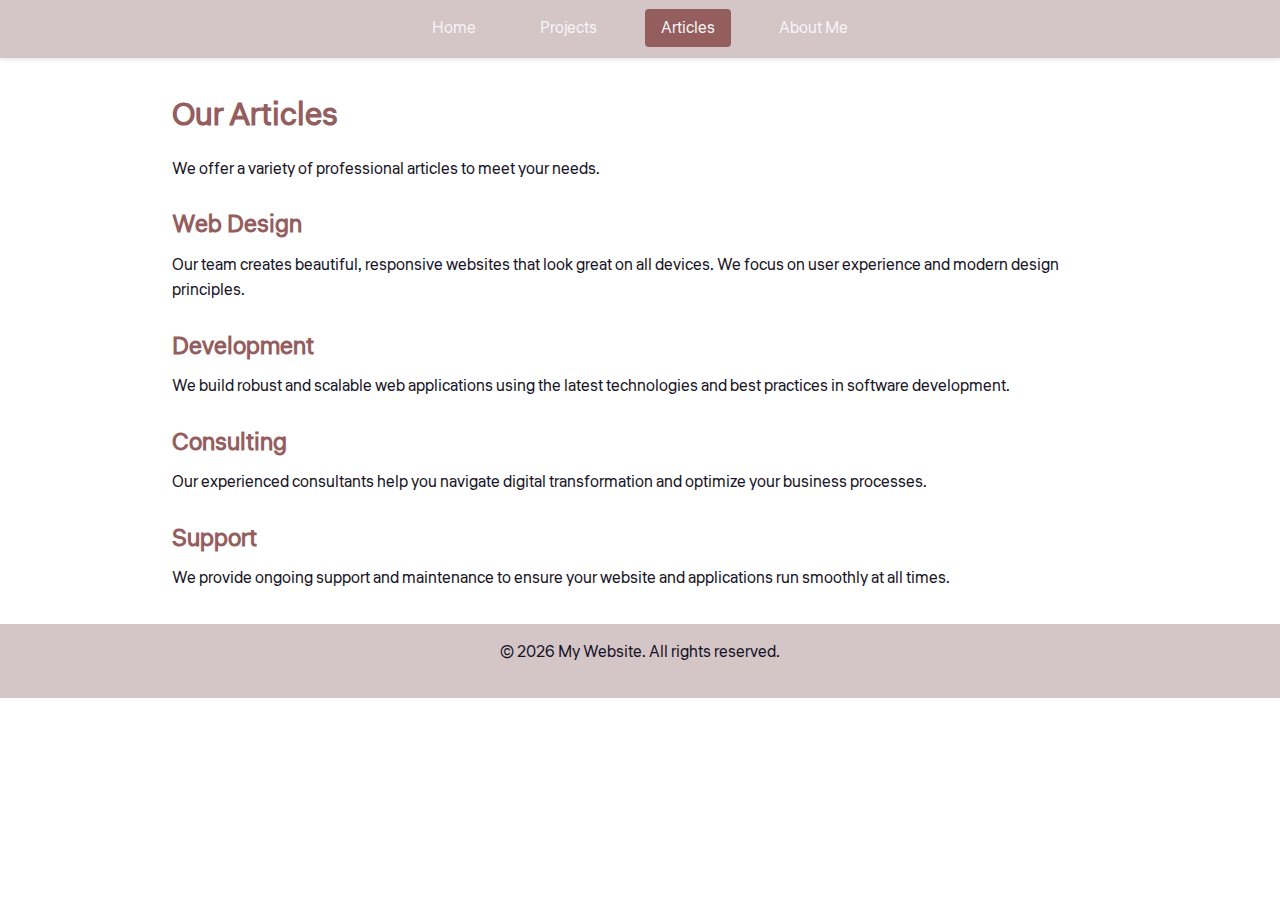
<file: services.html>
<!DOCTYPE html>
<html lang="en">
<head>
    <meta charset="UTF-8">
    <meta name="viewport" content="width=device-width, initial-scale=1.0">
    <title>Articles - My Website</title>
    <link rel="preconnect" href="https://fonts.googleapis.com">
    <link rel="preconnect" href="https://fonts.gstatic.com" crossorigin>
    <link href="https://fonts.googleapis.com/css2?family=Liter&display=swap" rel="stylesheet">
    <link rel="stylesheet" href="style.css">
</head>
<body>
    <nav class="navbar">
        <ul class="nav-list">
            <li><a href="index.html">Home</a></li>
            <li><a href="projects.html">Projects</a></li>
            <li><a href="articles.html" class="active">Articles</a></li>
            <li><a href="aboutme.html">About Me</a></li>
        </ul>
    </nav>
    
    <div class="container">
        <h1>Our Articles</h1>
        <p>We offer a variety of professional articles to meet your needs.</p>
        
        <h2>Web Design</h2>
        <p>Our team creates beautiful, responsive websites that look great on all devices. We focus on user experience and modern design principles.</p>
        
        <h2>Development</h2>
        <p>We build robust and scalable web applications using the latest technologies and best practices in software development.</p>
        
        <h2>Consulting</h2>
        <p>Our experienced consultants help you navigate digital transformation and optimize your business processes.</p>
        
        <h2>Support</h2>
        <p>We provide ongoing support and maintenance to ensure your website and applications run smoothly at all times.</p>
    </div>
    
    <footer>
        <p>&copy; 2026 My Website. All rights reserved.</p>
    </footer>
</body>
</html>
</file>
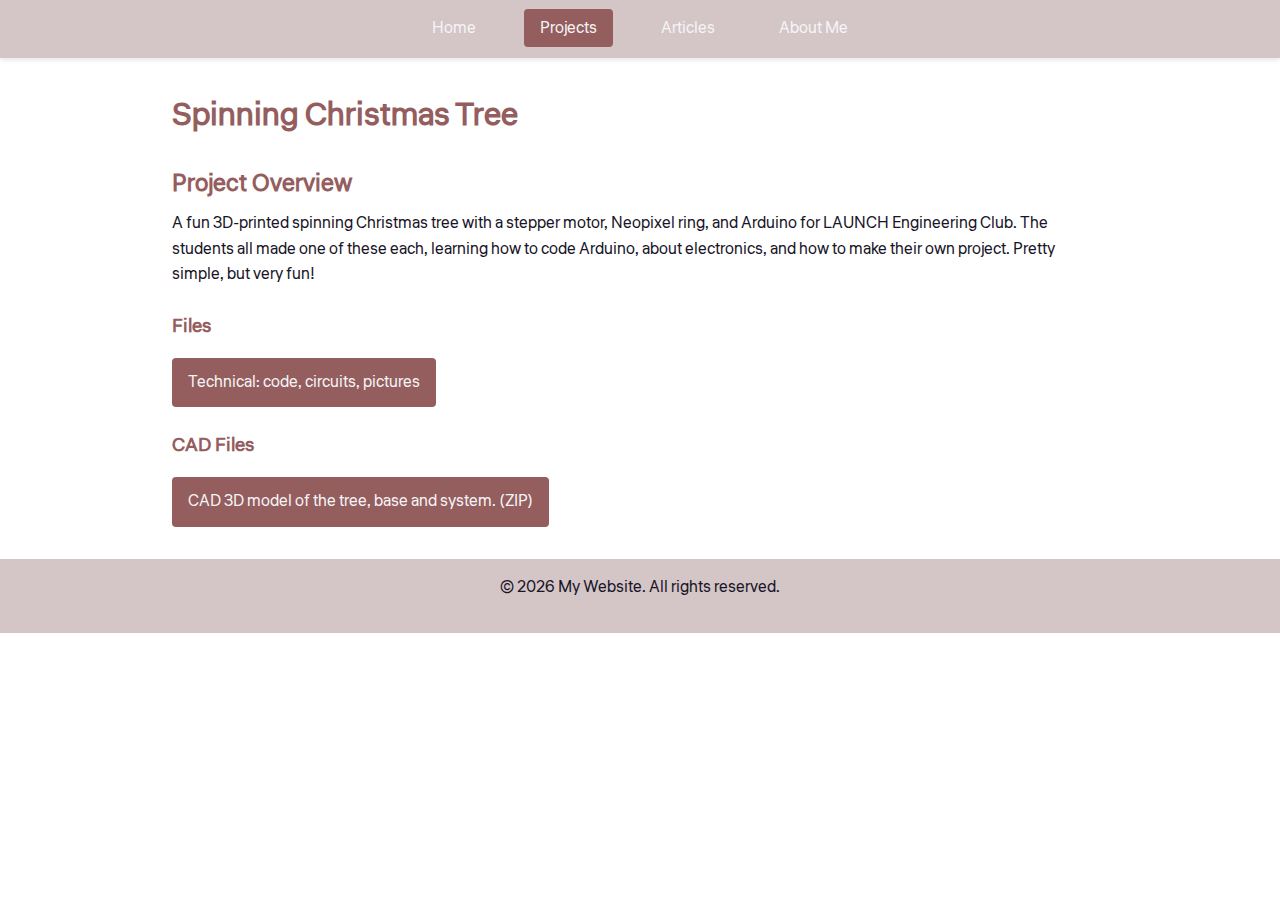
<file: tree.html>
<!DOCTYPE html>
<html lang="en">
<head>
    <meta charset="UTF-8">
    <meta name="viewport" content="width=device-width, initial-scale=1.0">
    <title>Spinning Christmas Tree - LYNN HU</title>
    <link rel="preconnect" href="https://fonts.googleapis.com">
    <link rel="preconnect" href="https://fonts.gstatic.com" crossorigin>
    <link href="https://fonts.googleapis.com/css2?family=Liter&display=swap" rel="stylesheet">
    <link rel="stylesheet" href="style.css">
</head>
<body>
    <nav class="navbar">
        <ul class="nav-list">
            <li><a href="index.html">Home</a></li>
            <li><a href="projects.html" class="active">Projects</a></li>
            <li><a href="articles.html">Articles</a></li>
            <li><a href="aboutme.html">About Me</a></li>
        </ul>
    </nav>
    
    <div class="container">
        <h1>Spinning Christmas Tree</h1>
        
        <h2>Project Overview</h2>
        <p>A fun 3D-printed spinning Christmas tree with a stepper motor, Neopixel ring, and Arduino for LAUNCH Engineering Club. The students all made one of these each, learning how to code Arduino, about electronics, and how to make their own project. Pretty simple, but very fun!</p>

        <div class="files-section">
            <h3>Files</h3>
            <ul class="files-list">
                <li><a href="LAUNCH christmas tree mini project.pdf" download class="file-link">Technical: code, circuits, pictures</a></li>
            </ul>
        </div>

        <!-- <h2>Media</h2>
        <div class="files-section">
            <h3>Videos</h3>
            <ul class="files-list">
                <li><a href="files/tree-spinning.mp4" class="file-link">🎥 Spinning Tree Video</a></li>
                <li><a href="files/tree-lights.mp4" class="file-link">🎥 Light Display</a></li>
            </ul>
        </div> -->

        <div class="files-section">
            <h3>CAD Files</h3>
            <ul class="files-list">
                <li><a href="cad.zip" download class="file-link">CAD 3D model of the tree, base and system. (ZIP)</a></li>
            </ul>
        </div>

    </div>
    
    <footer>
        <p>&copy; 2026 My Website. All rights reserved.</p>
    </footer>
</body>
</html>
</file>
<file: style.css>
* {
    margin: 0;
    padding: 0;
    box-sizing: border-box;
}

body {
    font-family: 'liter';
    line-height: 1.6;
    color: #191528;
}

.navbar {
    background-color: #d4c5c7;
    padding: 1rem 0;
    position: sticky;
    top: 0;
    box-shadow: 0 2px 5px rgba(0,0,0,0.1);
}

.nav-list {
    list-style: none;
    display: flex;
    justify-content: center;
    gap: 2rem;
}

.nav-list a {
    color: #F5F4F6;
    text-decoration: none;
    padding: 0.5rem 1rem;
    border-radius: 4px;
    transition: background-color 0.3s ease;
}

.nav-list a:hover {
    background-color: #d4c5c7;
}

.nav-list a.active {
    background-color: #945d5e;
}

.container {
    max-width: 1000px;
    margin: 2rem auto;
    padding: 0 2rem;
}

h1 {
    color: #945d5e;
    margin-bottom: 1rem;
}

.project-date {
    font-size: 0.85rem;
    color: #999;
    margin-top: -0.8rem;
    margin-bottom: 1.5rem;
}

h2 {
    color: #945d5e;
    margin-top: 1.5rem;
    margin-bottom: 0.5rem;
}

p {
    margin-bottom: 1rem;
}

footer {
    background-color: #d4c5c7;
    color: #191528;
    text-align: center;
    padding: 1rem;
    margin-top: 2rem;
}

.form-group {
    margin-bottom: 1.5rem;
}

.form-group label {
    display: block;
    margin-bottom: 0.5rem;
    font-weight: bold;
}

.form-group input,
.form-group textarea {
    width: 100%;
    padding: 0.75rem;
    border: 1px solid #d4c5c7;
    border-radius: 4px;
    font-family: 'liter';
}

.form-group input:focus,
.form-group textarea:focus {
    outline: none;
    border-color: #945d5e;
    box-shadow: 0 0 5px #945d5e;
}

.btn {
    background-color: #945d5e;
    color: #F5F4F6;
    padding: 0.75rem 2rem;
    border: none;
    border-radius: 4px;
    cursor: pointer;
    font-size: 1rem;
    transition: background-color 0.3s ease;
}

.btn:hover {
    background-color: #945d5e;
}
.profile-image {
    display: block;
    margin: 1.5rem auto;
    width: 280px;
    height: 320px;

    object-fit: cover;
}

.gallery {
    display: grid;
    grid-template-columns: repeat(auto-fit, minmax(250px, 1fr));
    gap: 2rem;
    margin: 2rem 0;
}

.article-card {
    border: 1px solid #d4c5c7;
    border-radius: 8px;
    overflow: hidden;
    box-shadow: 0 2px 8px rgba(0,0,0,0.1);
    transition: transform 0.3s ease, box-shadow 0.3s ease;
}

.article-card:hover {
    transform: translateY(-5px);
    box-shadow: 0 4px 12px rgba(0,0,0,0.15);
}

.article-card img {
    width: 100%;
    height: 200px;
    object-fit: cover;
}

.article-card h3 {
    color: #945d5e;
    padding: 1rem 1rem 0.5rem 1rem;
    margin: 0;
}

.article-card p {
    padding: 0 1rem;
    color: #666;
    font-size: 0.9rem;
}

.read-more {
    display: inline-block;
    margin: 0.5rem 1rem 1rem 1rem;
    padding: 0.5rem 1rem;
    background-color: #945d5e;
    color: #F5F4F6;
    text-decoration: none;
    border-radius: 4px;
    transition: background-color 0.3s ease;
}

.read-more:hover {
    background-color: #7a4849;
}

.project-card-link {
    text-decoration: none;
    color: inherit;
    display: block;
}

.project-card {
    border: 1px solid #d4c5c7;
    border-radius: 8px;
    padding: 1.5rem;
    box-shadow: 0 2px 8px rgba(0,0,0,0.1);
    transition: transform 0.3s ease, box-shadow 0.3s ease;
}

.project-card:hover {
    transform: translateY(-5px);
    box-shadow: 0 4px 12px rgba(0,0,0,0.15);
}

.project-card h3 {
    color: #945d5e;
    margin: 0 0 0.5rem 0;
}

.project-card p {
    margin: 0;
    color: #666;
    font-size: 0.9rem;
}

.article-image {
    display: block;
    margin: 1.5rem auto;
    max-width: 800px;
    height: auto;

    object-fit: cover;
}

.files-section {
    margin: 1.5rem 0;
}

.files-section h3 {
    color: #945d5e;
    margin-bottom: 1rem;
}

.files-list {
    list-style: none;
    display: flex;
    flex-direction: column;
    gap: 0.5rem;
}

.files-list li {
    margin: 0;
}

.file-link {
    display: inline-block;
    padding: 0.75rem 1rem;
    background-color: #945d5e;
    color: #F5F4F6;
    text-decoration: none;
    border-radius: 4px;
    transition: background-color 0.3s ease;
}

.file-link:hover {
    background-color: #7a4849;
}
</file>
